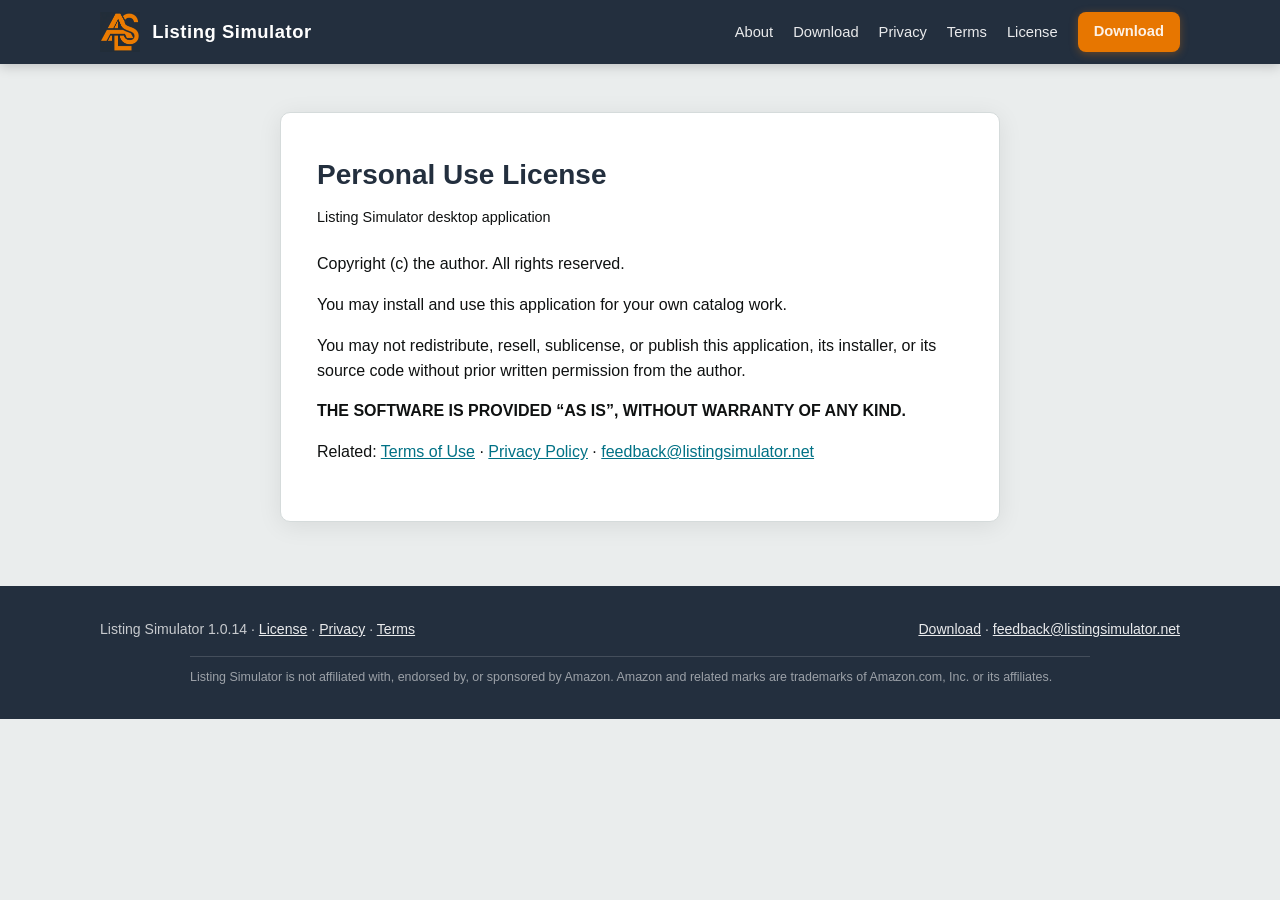
<file: license.html>
<!DOCTYPE html>
<html lang="en">
<head>
  <meta charset="utf-8">
  <meta name="viewport" content="width=device-width, initial-scale=1">
  <title>License — Listing Simulator</title>
  <meta name="description" content="Personal Use License for the Listing Simulator desktop application.">
  <link rel="canonical" href="https://listingsimulator.net/license.html">
  <link rel="icon" href="assets/logo.png" type="image/png">
  <link rel="stylesheet" href="css/style.css">
</head>
<body>

<header class="site-header">
  <div class="container header-inner">
    <a class="brand" href="/">
      <img src="assets/logo.png" alt="Listing Simulator logo" width="40" height="40">
      <span>Listing Simulator</span>
    </a>
    <button type="button" class="nav-toggle" id="navToggle" aria-label="Open menu">Menu</button>
    <nav class="site-nav" id="siteNav" aria-label="Main">
      <ul>
        <li><a href="/#about">About</a></li>
        <li><a href="/#download">Download</a></li>
        <li><a href="/privacy.html">Privacy</a></li>
        <li><a href="/terms.html">Terms</a></li>
        <li><a href="/license.html" aria-current="page">License</a></li>
        <li><a class="btn btn-primary btn-sm" id="navDownload" href="https://github.com/sdfghjmxzx/listing-simulator-website/releases/latest/download/Listing-Simulator-Setup-1.0.14.exe">Download</a></li>
      </ul>
    </nav>
  </div>
</header>

<main id="top" class="legal-page">
  <div class="container legal-prose">
    <h1>Personal Use License</h1>
    <p class="legal-updated">Listing Simulator desktop application</p>

    <p>Copyright (c) the author. All rights reserved.</p>

    <p>You may install and use this application for your own catalog work.</p>

    <p>
      You may not redistribute, resell, sublicense, or publish this application,
      its installer, or its source code without prior written permission from the author.
    </p>

    <p><strong>THE SOFTWARE IS PROVIDED “AS IS”, WITHOUT WARRANTY OF ANY KIND.</strong></p>

    <p>
      Related: <a href="/terms.html">Terms of Use</a> ·
      <a href="/privacy.html">Privacy Policy</a> ·
      <a href="mailto:feedback@listingsimulator.net">feedback@listingsimulator.net</a>
    </p>
  </div>
</main>

<footer class="site-footer">
  <div class="container footer-inner">
    <div>
      <span id="footerVersion">Listing Simulator</span>
      · <a href="/license.html">License</a>
      · <a href="/privacy.html">Privacy</a>
      · <a href="/terms.html">Terms</a>
    </div>
    <div>
      <a id="footerDownload" href="https://github.com/sdfghjmxzx/listing-simulator-website/releases/latest/download/Listing-Simulator-Setup-1.0.14.exe">Download</a>
      · <a id="feedbackMail" href="mailto:feedback@listingsimulator.net">feedback@listingsimulator.net</a>
    </div>
  </div>
  <div class="container footer-disclaimer">
    Listing Simulator is not affiliated with, endorsed by, or sponsored by Amazon. Amazon and related marks are trademarks of Amazon.com, Inc. or its affiliates.
  </div>
</footer>

<script src="js/site-config.js"></script>
<script src="js/main.js"></script>
</body>
</html>
</file>
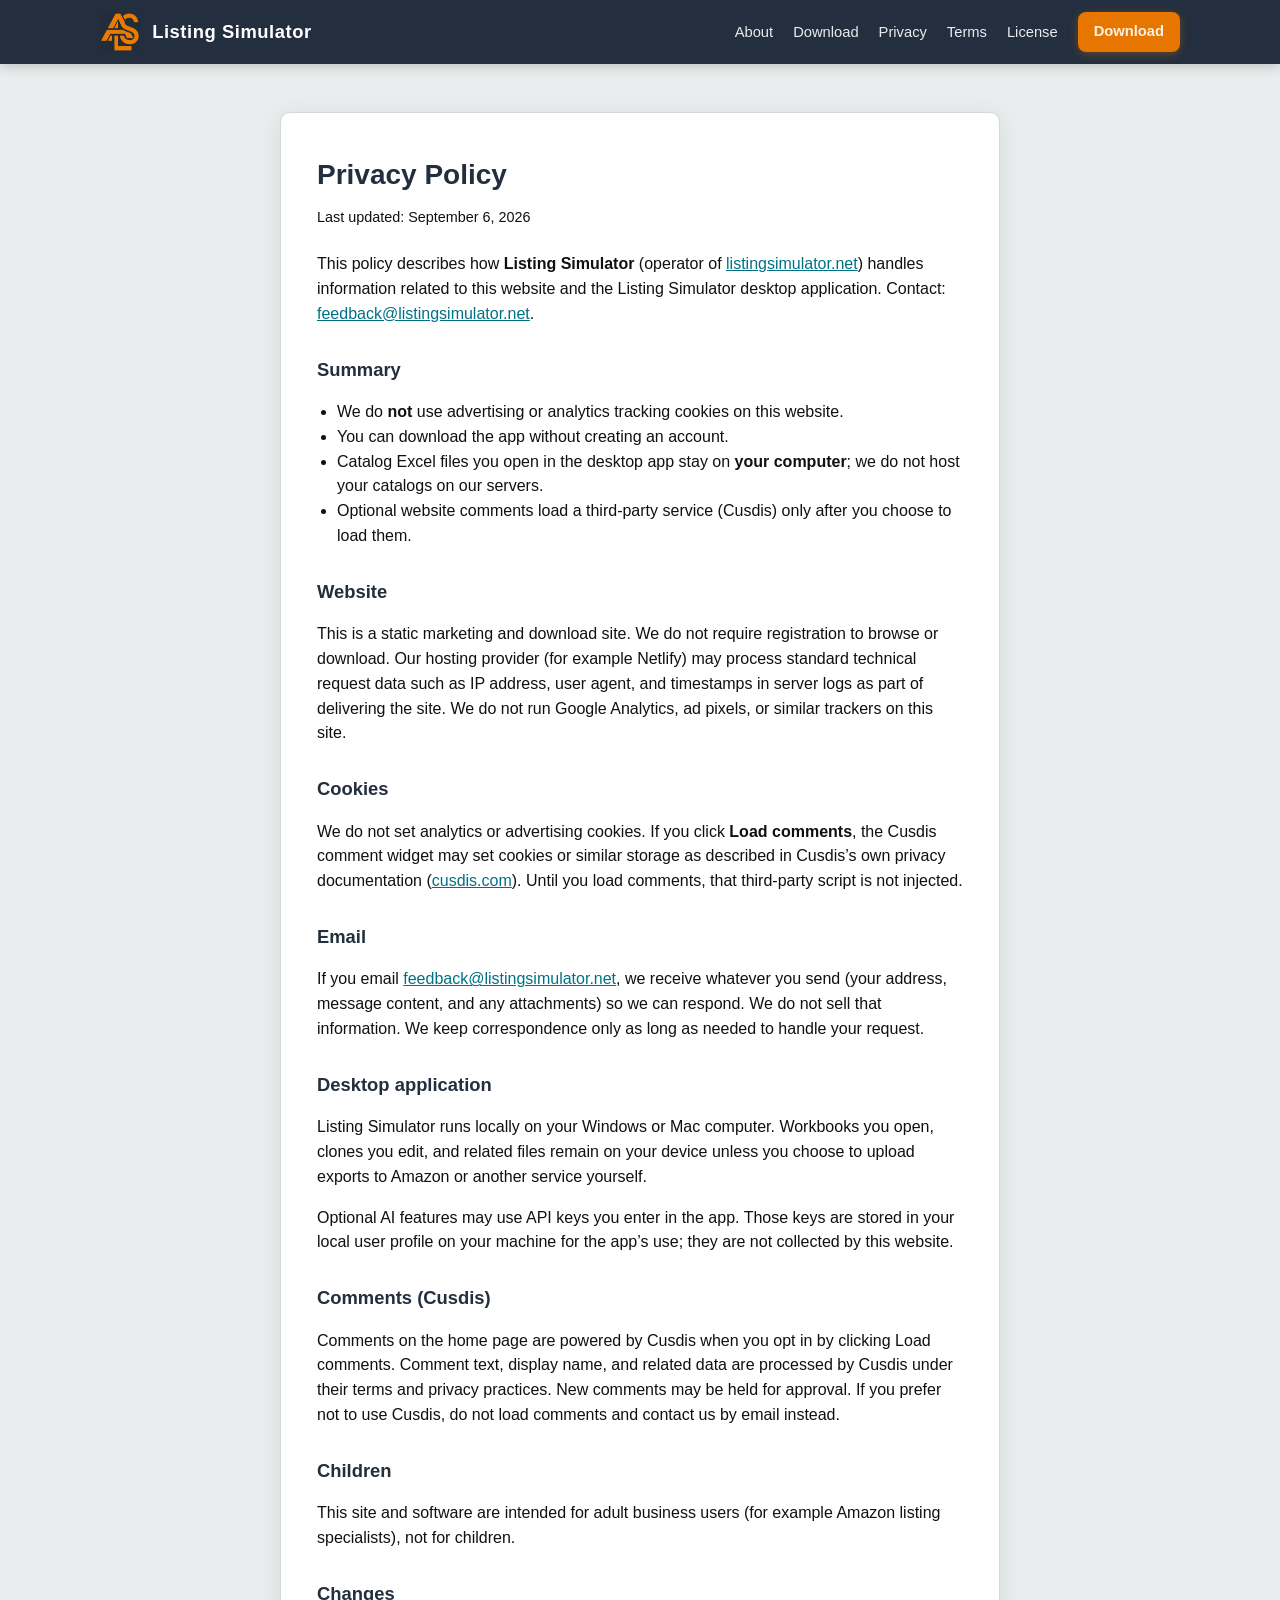
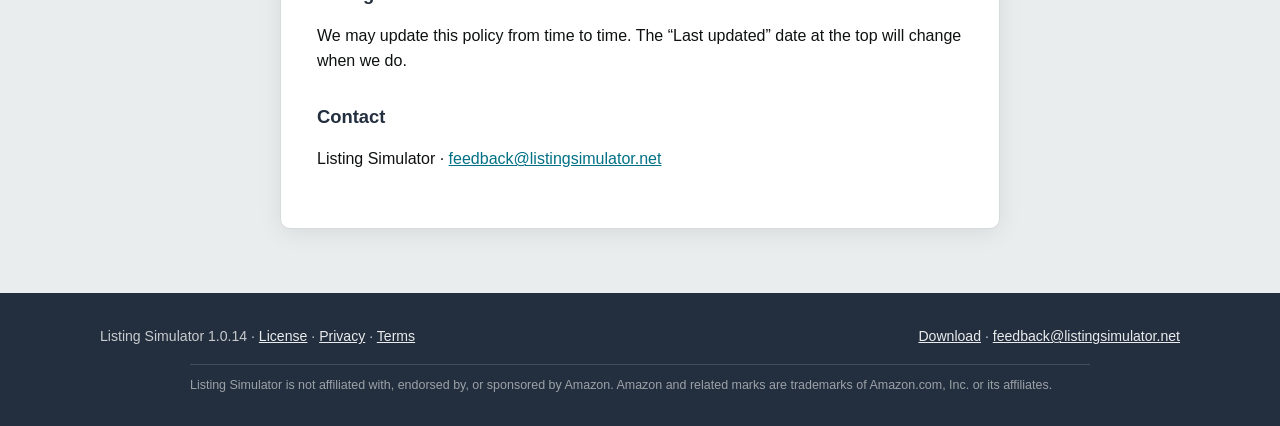
<file: privacy.html>
<!DOCTYPE html>
<html lang="en">
<head>
  <meta charset="utf-8">
  <meta name="viewport" content="width=device-width, initial-scale=1">
  <title>Privacy Policy — Listing Simulator</title>
  <meta name="description" content="Privacy Policy for listingsimulator.net and the Listing Simulator desktop app. We do not use analytics cookies on this site.">
  <link rel="canonical" href="https://listingsimulator.net/privacy.html">
  <link rel="icon" href="assets/logo.png" type="image/png">
  <link rel="stylesheet" href="css/style.css">
</head>
<body>

<header class="site-header">
  <div class="container header-inner">
    <a class="brand" href="/">
      <img src="assets/logo.png" alt="Listing Simulator logo" width="40" height="40">
      <span>Listing Simulator</span>
    </a>
    <button type="button" class="nav-toggle" id="navToggle" aria-label="Open menu">Menu</button>
    <nav class="site-nav" id="siteNav" aria-label="Main">
      <ul>
        <li><a href="/#about">About</a></li>
        <li><a href="/#download">Download</a></li>
        <li><a href="/privacy.html" aria-current="page">Privacy</a></li>
        <li><a href="/terms.html">Terms</a></li>
        <li><a href="/license.html">License</a></li>
        <li><a class="btn btn-primary btn-sm" id="navDownload" href="https://github.com/sdfghjmxzx/listing-simulator-website/releases/latest/download/Listing-Simulator-Setup-1.0.14.exe">Download</a></li>
      </ul>
    </nav>
  </div>
</header>

<main id="top" class="legal-page">
  <div class="container legal-prose">
    <h1>Privacy Policy</h1>
    <p class="legal-updated">Last updated: September 6, 2026</p>
    <p>
      This policy describes how <strong>Listing Simulator</strong> (operator of
      <a href="https://listingsimulator.net">listingsimulator.net</a>) handles information related to this website
      and the Listing Simulator desktop application. Contact:
      <a href="mailto:feedback@listingsimulator.net">feedback@listingsimulator.net</a>.
    </p>

    <h2>Summary</h2>
    <ul>
      <li>We do <strong>not</strong> use advertising or analytics tracking cookies on this website.</li>
      <li>You can download the app without creating an account.</li>
      <li>Catalog Excel files you open in the desktop app stay on <strong>your computer</strong>; we do not host your catalogs on our servers.</li>
      <li>Optional website comments load a third-party service (Cusdis) only after you choose to load them.</li>
    </ul>

    <h2>Website</h2>
    <p>
      This is a static marketing and download site. We do not require registration to browse or download.
      Our hosting provider (for example Netlify) may process standard technical request data such as IP address,
      user agent, and timestamps in server logs as part of delivering the site. We do not run Google Analytics,
      ad pixels, or similar trackers on this site.
    </p>

    <h2>Cookies</h2>
    <p>
      We do not set analytics or advertising cookies. If you click <strong>Load comments</strong>, the Cusdis
      comment widget may set cookies or similar storage as described in Cusdis’s own privacy documentation
      (<a href="https://cusdis.com" rel="noopener noreferrer" target="_blank">cusdis.com</a>).
      Until you load comments, that third-party script is not injected.
    </p>

    <h2>Email</h2>
    <p>
      If you email <a href="mailto:feedback@listingsimulator.net">feedback@listingsimulator.net</a>, we receive
      whatever you send (your address, message content, and any attachments) so we can respond. We do not sell
      that information. We keep correspondence only as long as needed to handle your request.
    </p>

    <h2>Desktop application</h2>
    <p>
      Listing Simulator runs locally on your Windows or Mac computer. Workbooks you open, clones you edit, and
      related files remain on your device unless you choose to upload exports to Amazon or another service yourself.
    </p>
    <p>
      Optional AI features may use API keys you enter in the app. Those keys are stored in your local user profile
      on your machine for the app’s use; they are not collected by this website.
    </p>

    <h2>Comments (Cusdis)</h2>
    <p>
      Comments on the home page are powered by Cusdis when you opt in by clicking Load comments. Comment text,
      display name, and related data are processed by Cusdis under their terms and privacy practices. New comments
      may be held for approval. If you prefer not to use Cusdis, do not load comments and contact us by email instead.
    </p>

    <h2>Children</h2>
    <p>This site and software are intended for adult business users (for example Amazon listing specialists), not for children.</p>

    <h2>Changes</h2>
    <p>We may update this policy from time to time. The “Last updated” date at the top will change when we do.</p>

    <h2>Contact</h2>
    <p>
      Listing Simulator ·
      <a href="mailto:feedback@listingsimulator.net">feedback@listingsimulator.net</a>
    </p>
  </div>
</main>

<footer class="site-footer">
  <div class="container footer-inner">
    <div>
      <span id="footerVersion">Listing Simulator</span>
      · <a href="/license.html">License</a>
      · <a href="/privacy.html">Privacy</a>
      · <a href="/terms.html">Terms</a>
    </div>
    <div>
      <a id="footerDownload" href="https://github.com/sdfghjmxzx/listing-simulator-website/releases/latest/download/Listing-Simulator-Setup-1.0.14.exe">Download</a>
      · <a id="feedbackMail" href="mailto:feedback@listingsimulator.net">feedback@listingsimulator.net</a>
    </div>
  </div>
  <div class="container footer-disclaimer">
    Listing Simulator is not affiliated with, endorsed by, or sponsored by Amazon. Amazon and related marks are trademarks of Amazon.com, Inc. or its affiliates.
  </div>
</footer>

<script src="js/site-config.js"></script>
<script src="js/main.js"></script>
</body>
</html>
</file>
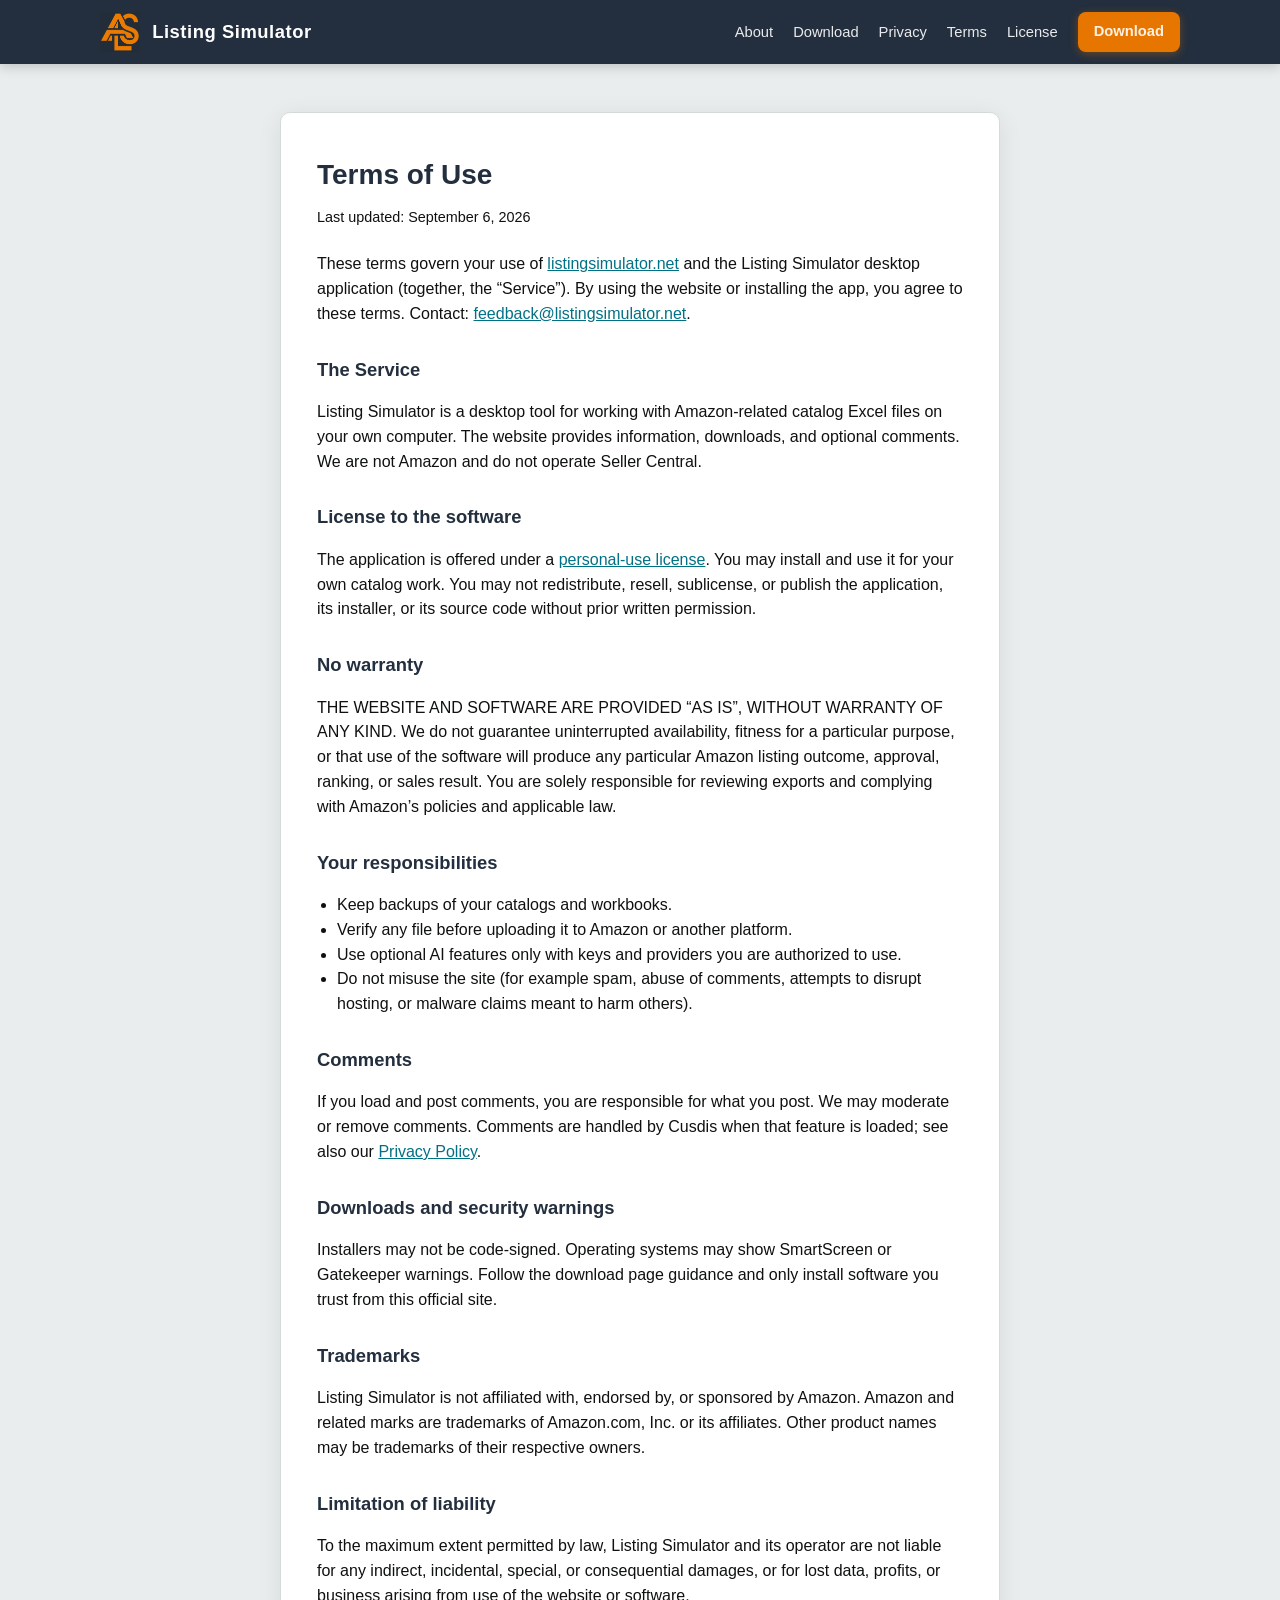
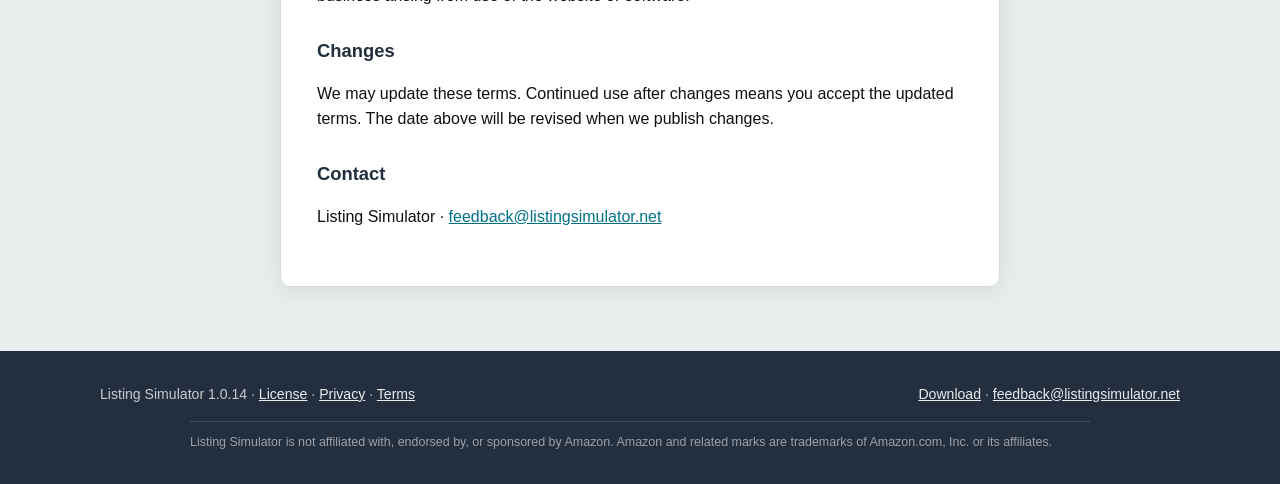
<file: terms.html>
<!DOCTYPE html>
<html lang="en">
<head>
  <meta charset="utf-8">
  <meta name="viewport" content="width=device-width, initial-scale=1">
  <title>Terms of Use — Listing Simulator</title>
  <meta name="description" content="Terms of Use for listingsimulator.net and the Listing Simulator desktop application.">
  <link rel="canonical" href="https://listingsimulator.net/terms.html">
  <link rel="icon" href="assets/logo.png" type="image/png">
  <link rel="stylesheet" href="css/style.css">
</head>
<body>

<header class="site-header">
  <div class="container header-inner">
    <a class="brand" href="/">
      <img src="assets/logo.png" alt="Listing Simulator logo" width="40" height="40">
      <span>Listing Simulator</span>
    </a>
    <button type="button" class="nav-toggle" id="navToggle" aria-label="Open menu">Menu</button>
    <nav class="site-nav" id="siteNav" aria-label="Main">
      <ul>
        <li><a href="/#about">About</a></li>
        <li><a href="/#download">Download</a></li>
        <li><a href="/privacy.html">Privacy</a></li>
        <li><a href="/terms.html" aria-current="page">Terms</a></li>
        <li><a href="/license.html">License</a></li>
        <li><a class="btn btn-primary btn-sm" id="navDownload" href="https://github.com/sdfghjmxzx/listing-simulator-website/releases/latest/download/Listing-Simulator-Setup-1.0.14.exe">Download</a></li>
      </ul>
    </nav>
  </div>
</header>

<main id="top" class="legal-page">
  <div class="container legal-prose">
    <h1>Terms of Use</h1>
    <p class="legal-updated">Last updated: September 6, 2026</p>
    <p>
      These terms govern your use of <a href="https://listingsimulator.net">listingsimulator.net</a> and the
      Listing Simulator desktop application (together, the “Service”). By using the website or installing the app,
      you agree to these terms. Contact:
      <a href="mailto:feedback@listingsimulator.net">feedback@listingsimulator.net</a>.
    </p>

    <h2>The Service</h2>
    <p>
      Listing Simulator is a desktop tool for working with Amazon-related catalog Excel files on your own computer.
      The website provides information, downloads, and optional comments. We are not Amazon and do not operate Seller Central.
    </p>

    <h2>License to the software</h2>
    <p>
      The application is offered under a <a href="/license.html">personal-use license</a>. You may install and use it
      for your own catalog work. You may not redistribute, resell, sublicense, or publish the application, its installer,
      or its source code without prior written permission.
    </p>

    <h2>No warranty</h2>
    <p>
      THE WEBSITE AND SOFTWARE ARE PROVIDED “AS IS”, WITHOUT WARRANTY OF ANY KIND. We do not guarantee uninterrupted
      availability, fitness for a particular purpose, or that use of the software will produce any particular Amazon
      listing outcome, approval, ranking, or sales result. You are solely responsible for reviewing exports and complying
      with Amazon’s policies and applicable law.
    </p>

    <h2>Your responsibilities</h2>
    <ul>
      <li>Keep backups of your catalogs and workbooks.</li>
      <li>Verify any file before uploading it to Amazon or another platform.</li>
      <li>Use optional AI features only with keys and providers you are authorized to use.</li>
      <li>Do not misuse the site (for example spam, abuse of comments, attempts to disrupt hosting, or malware claims meant to harm others).</li>
    </ul>

    <h2>Comments</h2>
    <p>
      If you load and post comments, you are responsible for what you post. We may moderate or remove comments.
      Comments are handled by Cusdis when that feature is loaded; see also our <a href="/privacy.html">Privacy Policy</a>.
    </p>

    <h2>Downloads and security warnings</h2>
    <p>
      Installers may not be code-signed. Operating systems may show SmartScreen or Gatekeeper warnings. Follow the
      download page guidance and only install software you trust from this official site.
    </p>

    <h2>Trademarks</h2>
    <p>
      Listing Simulator is not affiliated with, endorsed by, or sponsored by Amazon. Amazon and related marks are
      trademarks of Amazon.com, Inc. or its affiliates. Other product names may be trademarks of their respective owners.
    </p>

    <h2>Limitation of liability</h2>
    <p>
      To the maximum extent permitted by law, Listing Simulator and its operator are not liable for any indirect,
      incidental, special, or consequential damages, or for lost data, profits, or business arising from use of the
      website or software.
    </p>

    <h2>Changes</h2>
    <p>We may update these terms. Continued use after changes means you accept the updated terms. The date above will be revised when we publish changes.</p>

    <h2>Contact</h2>
    <p>
      Listing Simulator ·
      <a href="mailto:feedback@listingsimulator.net">feedback@listingsimulator.net</a>
    </p>
  </div>
</main>

<footer class="site-footer">
  <div class="container footer-inner">
    <div>
      <span id="footerVersion">Listing Simulator</span>
      · <a href="/license.html">License</a>
      · <a href="/privacy.html">Privacy</a>
      · <a href="/terms.html">Terms</a>
    </div>
    <div>
      <a id="footerDownload" href="https://github.com/sdfghjmxzx/listing-simulator-website/releases/latest/download/Listing-Simulator-Setup-1.0.14.exe">Download</a>
      · <a id="feedbackMail" href="mailto:feedback@listingsimulator.net">feedback@listingsimulator.net</a>
    </div>
  </div>
  <div class="container footer-disclaimer">
    Listing Simulator is not affiliated with, endorsed by, or sponsored by Amazon. Amazon and related marks are trademarks of Amazon.com, Inc. or its affiliates.
  </div>
</footer>

<script src="js/site-config.js"></script>
<script src="js/main.js"></script>
</body>
</html>
</file>
<file: css/style.css>
*, *::before, *::after { box-sizing: border-box; }

:root {
  --navy: #232f3e;
  --orange: #e77600;
  --orange-dark: #c75100;
  --teal: #007185;
  --bg: #eaeded;
  --text: #0f1111;
  --muted: #565959;
  --white: #fff;
  --radius: 10px;
  --shadow: 0 4px 24px rgba(15, 17, 17, 0.08);
  --max: 1080px;
}

html { scroll-behavior: smooth; }

body {
  margin: 0;
  font-family: Arial, "Segoe UI", "Amazon Ember", sans-serif;
  font-size: 16px;
  line-height: 1.6;
  color: var(--text);
  background: var(--bg);
}

img { max-width: 100%; height: auto; display: block; }

a { color: var(--teal); }
a:hover { color: var(--orange); }

.container {
  width: min(var(--max), calc(100% - 40px));
  margin: 0 auto;
}

/* Header */
.site-header {
  background: var(--navy);
  color: var(--white);
  position: sticky;
  top: 0;
  z-index: 100;
  box-shadow: 0 2px 12px rgba(0, 0, 0, 0.2);
}

.header-inner {
  display: flex;
  align-items: center;
  justify-content: space-between;
  gap: 16px;
  padding: 12px 0;
}

.brand {
  display: flex;
  align-items: center;
  gap: 12px;
  text-decoration: none;
  color: var(--white);
}

.brand img {
  height: 40px;
  width: auto;
}

.brand span {
  font-size: 1.15rem;
  font-weight: 700;
  letter-spacing: 0.03em;
}

.header-stats {
  display: flex;
  flex-direction: column;
  align-items: flex-end;
  gap: 2px;
  margin-left: auto;
  margin-right: 8px;
  font-size: 0.72rem;
  line-height: 1.25;
  color: rgba(255, 255, 255, 0.78);
  white-space: nowrap;
}

.header-stats .stat-lbl {
  opacity: 0.75;
  margin-right: 4px;
}

.header-stats strong {
  color: #fff;
  font-weight: 700;
  font-variant-numeric: tabular-nums;
}

.nav-toggle {
  display: none;
  background: transparent;
  border: 1px solid rgba(255, 255, 255, 0.35);
  color: var(--white);
  padding: 6px 12px;
  border-radius: 6px;
  cursor: pointer;
  font-size: 1rem;
}

.site-nav ul {
  list-style: none;
  margin: 0;
  padding: 0;
  display: flex;
  gap: 8px 20px;
  flex-wrap: wrap;
  align-items: center;
}

.site-nav a {
  color: rgba(255, 255, 255, 0.9);
  text-decoration: none;
  font-size: 0.92rem;
}

.site-nav a:hover { color: var(--white); text-decoration: underline; }

.btn {
  display: inline-flex;
  align-items: center;
  justify-content: center;
  gap: 8px;
  padding: 12px 24px;
  border-radius: 8px;
  font-weight: 700;
  font-size: 1rem;
  text-decoration: none;
  border: none;
  cursor: pointer;
  transition: background 0.15s, transform 0.1s;
}

.btn:active { transform: translateY(1px); }

.btn-primary {
  background: var(--orange);
  color: var(--white);
  box-shadow: 0 2px 8px rgba(231, 118, 0, 0.35);
}

.btn-primary:hover {
  background: var(--orange-dark);
  color: var(--white);
}

.btn-secondary {
  background: var(--white);
  color: var(--navy);
  border: 1px solid #888c8c;
}

.btn-secondary:hover { background: #f7fafa; color: var(--navy); }

.btn-sm { padding: 8px 16px; font-size: 0.9rem; }

/* Hero */
.hero {
  background: linear-gradient(160deg, var(--navy) 0%, #37475a 100%);
  color: var(--white);
  padding: 56px 0 64px;
}

.hero-grid {
  display: grid;
  grid-template-columns: minmax(260px, 0.75fr) minmax(380px, 1.55fr);
  gap: 28px;
  align-items: center;
}

.hero h1 {
  margin: 0 0 10px;
  font-size: clamp(1.75rem, 4vw, 2.5rem);
  line-height: 1.2;
}

.hero-tagline {
  margin: 0 0 18px;
  font-size: clamp(1.05rem, 2.2vw, 1.35rem);
  font-weight: 600;
  opacity: 0.95;
  letter-spacing: 0.01em;
}

.hero-lead {
  font-size: 1.05rem;
  opacity: 0.92;
  margin: 0 0 28px;
  max-width: 42em;
  line-height: 1.55;
}

.hero-actions {
  display: flex;
  flex-wrap: wrap;
  gap: 12px;
  align-items: center;
  margin-bottom: 16px;
}

.hero-meta {
  font-size: 0.85rem;
  opacity: 0.75;
}

.hero-visual {
  background: rgba(255, 255, 255, 0.06);
  border: 1px solid rgba(255, 255, 255, 0.12);
  border-radius: var(--radius);
  padding: 6px;
  box-shadow: var(--shadow);
  min-width: 0;
}

.hero-visual img {
  border-radius: 6px;
  width: 100%;
  height: auto;
  display: block;
  min-height: 280px;
  object-fit: cover;
  object-position: top left;
}

/* Sections */
section {
  padding: 64px 0;
}

section:nth-of-type(even) {
  background: var(--white);
}

.section-head {
  text-align: center;
  max-width: 640px;
  margin: 0 auto 40px;
}

.section-head h2 {
  margin: 0 0 12px;
  font-size: 1.75rem;
  color: var(--navy);
}

.section-head p {
  margin: 0;
  color: var(--muted);
}

/* Features */
.feature-grid {
  display: grid;
  grid-template-columns: repeat(auto-fit, minmax(240px, 1fr));
  gap: 24px;
}

.feature-card {
  background: var(--bg);
  border-radius: var(--radius);
  padding: 24px;
  border: 1px solid #d5dbdb;
}

section:nth-of-type(even) .feature-card {
  background: var(--bg);
}

.feature-card h3 {
  margin: 0 0 8px;
  font-size: 1.05rem;
  color: var(--navy);
}

.feature-card p {
  margin: 0;
  font-size: 0.95rem;
  color: var(--muted);
}

.feature-card-highlight {
  border-color: #c8d0d0;
  box-shadow: inset 0 0 0 1px rgba(231, 118, 0, 0.12);
}

.feature-soft {
  margin: 28px 0 0;
  font-size: 0.9rem;
  color: var(--muted);
  text-align: center;
}

/* Steps */
.steps {
  display: grid;
  grid-template-columns: repeat(auto-fit, minmax(200px, 1fr));
  gap: 20px;
  counter-reset: step;
}

.step {
  background: var(--white);
  border: 1px solid #d5dbdb;
  border-radius: var(--radius);
  padding: 20px;
  position: relative;
}

section:nth-of-type(even) .step {
  background: var(--bg);
}

.step-num {
  display: inline-flex;
  align-items: center;
  justify-content: center;
  width: 28px;
  height: 28px;
  background: var(--orange);
  color: var(--white);
  border-radius: 50%;
  font-weight: 700;
  font-size: 0.85rem;
  margin-bottom: 10px;
}

.step h3 {
  margin: 0 0 6px;
  font-size: 1rem;
}

.step p {
  margin: 0;
  font-size: 0.9rem;
  color: var(--muted);
}

/* Gallery albums (cover cards) */
.gallery {
  display: grid;
  grid-template-columns: repeat(auto-fit, minmax(280px, 1fr));
  gap: 24px;
}

.gallery-item {
  border-radius: var(--radius);
  overflow: hidden;
  background: var(--white);
  border: 1px solid #d5dbdb;
  box-shadow: var(--shadow);
  text-align: left;
  padding: 0;
  font: inherit;
  color: inherit;
  cursor: pointer;
  display: block;
  width: 100%;
  position: relative;
  transition: transform 0.15s, box-shadow 0.15s;
}

button.gallery-item:hover {
  transform: translateY(-2px);
  box-shadow: 0 8px 28px rgba(15, 17, 17, 0.14);
  border-color: var(--orange);
}

.gallery-item img {
  width: 100%;
  aspect-ratio: 16 / 10;
  object-fit: cover;
  background: var(--bg);
}

.gallery-badge {
  position: absolute;
  top: 12px;
  right: 12px;
  background: rgba(35, 47, 62, 0.88);
  color: #fff;
  font-size: 0.75rem;
  font-weight: 700;
  padding: 4px 10px;
  border-radius: 999px;
}

.gallery-item figcaption,
.gallery-caption {
  display: block;
  padding: 14px 16px;
  font-size: 0.9rem;
  color: var(--muted);
}

.gallery-item strong {
  display: block;
  color: var(--text);
  margin-bottom: 4px;
  font-size: 1rem;
}

/* Lightbox — one continuous gallery */
body.lightbox-open {
  overflow: hidden;
}

.lightbox {
  position: fixed;
  inset: 0;
  z-index: 1000;
  display: flex;
  align-items: center;
  justify-content: center;
  padding: 24px;
}

.lightbox[hidden] {
  display: none;
}

.lightbox-backdrop {
  position: absolute;
  inset: 0;
  border: 0;
  background: rgba(15, 17, 17, 0.82);
  cursor: pointer;
  padding: 0;
}

.lightbox-panel {
  position: relative;
  z-index: 1;
  width: min(960px, 100%);
  display: grid;
  grid-template-columns: auto 1fr auto;
  align-items: center;
  gap: 8px;
}

.lightbox-figure {
  margin: 0;
  background: #0f1111;
  border-radius: var(--radius);
  overflow: hidden;
  box-shadow: 0 12px 48px rgba(0, 0, 0, 0.45);
}

.lightbox-figure img {
  width: 100%;
  max-height: min(70vh, 640px);
  object-fit: contain;
  background: #1a1a1a;
  display: block;
}

.lightbox-figure figcaption {
  padding: 14px 18px;
  background: var(--navy);
  color: rgba(255, 255, 255, 0.9);
  display: flex;
  flex-wrap: wrap;
  gap: 6px 16px;
  align-items: baseline;
  font-size: 0.9rem;
}

.lightbox-album {
  font-weight: 700;
  color: #fff;
}

.lightbox-caption {
  flex: 1;
  opacity: 0.9;
}

.lightbox-count {
  font-size: 0.8rem;
  opacity: 0.65;
  margin-left: auto;
}

.lightbox-close {
  position: absolute;
  top: -8px;
  right: 40px;
  z-index: 2;
  width: 40px;
  height: 40px;
  border: 0;
  border-radius: 50%;
  background: rgba(255, 255, 255, 0.15);
  color: #fff;
  font-size: 1.5rem;
  line-height: 1;
  cursor: pointer;
}

.lightbox-close:hover {
  background: rgba(255, 255, 255, 0.28);
}

.lightbox-nav {
  width: 44px;
  height: 44px;
  border: 0;
  border-radius: 50%;
  background: rgba(255, 255, 255, 0.12);
  color: #fff;
  font-size: 1.25rem;
  cursor: pointer;
  flex-shrink: 0;
}

.lightbox-nav:hover {
  background: var(--orange);
}

@media (max-width: 700px) {
  .lightbox-panel {
    grid-template-columns: 1fr;
    grid-template-rows: auto auto auto;
  }

  .lightbox-nav {
    justify-self: center;
  }

  .lightbox-prev { order: 2; }
  .lightbox-figure { order: 1; }
  .lightbox-next { order: 3; }

  .lightbox-close {
    right: 8px;
    top: 8px;
  }
}

/* Video */
.video-wrap {
  max-width: 800px;
  margin: 0 auto;
  border-radius: var(--radius);
  overflow: hidden;
  box-shadow: var(--shadow);
  background: var(--navy);
  aspect-ratio: 16 / 9;
}

.video-wrap iframe {
  width: 100%;
  height: 100%;
  border: 0;
  display: block;
}

.video-placeholder {
  display: flex;
  align-items: center;
  justify-content: center;
  height: 100%;
  min-height: 280px;
  color: rgba(255, 255, 255, 0.7);
  text-align: center;
  padding: 24px;
  font-size: 0.95rem;
}

/* Download box */
.download-box {
  max-width: 560px;
  margin: 0 auto;
  text-align: center;
  background: var(--white);
  border: 1px solid #d5dbdb;
  border-radius: var(--radius);
  padding: 40px 32px;
  box-shadow: var(--shadow);
}

section#download { background: var(--bg); }

.download-box .btn-primary {
  font-size: 1.15rem;
  padding: 16px 32px;
}

.download-actions {
  display: flex;
  flex-wrap: wrap;
  gap: 12px;
  justify-content: center;
  margin-bottom: 16px;
}

.download-actions .btn {
  margin-bottom: 0;
}

#downloadVersionMac {
  margin-top: 4px;
  color: var(--muted, #565959);
  font-size: 0.95rem;
}

.download-reqs {
  text-align: left;
  margin-top: 24px;
  padding-top: 20px;
  border-top: 1px solid #d5dbdb;
  font-size: 0.9rem;
  color: var(--muted);
}

.download-reqs ul {
  margin: 8px 0 0;
  padding-left: 20px;
}

.note-smartscreen {
  margin-top: 16px;
  padding: 12px 14px;
  background: #fff8e1;
  border: 1px solid #e6c200;
  border-radius: 6px;
  font-size: 0.85rem;
  color: #565959;
  text-align: left;
}

/* Comments */
#comments { background: var(--white); }

.comments-wrap {
  max-width: 720px;
  margin: 0 auto;
  min-height: 120px;
}

.comments-placeholder {
  text-align: center;
  color: var(--muted);
  padding: 32px;
  background: var(--bg);
  border-radius: var(--radius);
  border: 1px dashed #888c8c;
}

.comments-gate {
  text-align: center;
  color: var(--muted);
  padding: 28px 20px;
  background: var(--bg);
  border-radius: var(--radius);
  border: 1px dashed #888c8c;
  max-width: 480px;
  margin: 0 auto;
}

.comments-gate p {
  margin: 0 0 16px;
  font-size: 0.95rem;
  line-height: 1.45;
}

/* Legal pages */
.legal-page {
  padding: 48px 0 64px;
  background: var(--bg);
}

.legal-prose {
  max-width: 720px;
  background: var(--white);
  border: 1px solid #d5dbdb;
  border-radius: var(--radius);
  padding: 40px 36px;
  box-shadow: var(--shadow);
}

.legal-prose h1 {
  margin: 0 0 8px;
  font-size: 1.75rem;
  color: var(--navy);
}

.legal-updated {
  color: var(--muted);
  font-size: 0.9rem;
  margin: 0 0 24px;
}

.legal-prose h2 {
  margin: 28px 0 10px;
  font-size: 1.15rem;
  color: var(--navy);
}

.legal-prose p,
.legal-prose li {
  line-height: 1.55;
  color: #0f1111;
}

.legal-prose ul {
  padding-left: 1.25rem;
}

.legal-prose a {
  color: #007185;
}

.footer-disclaimer {
  margin-top: 16px;
  padding-top: 12px;
  border-top: 1px solid rgba(255, 255, 255, 0.15);
  font-size: 0.78rem;
  line-height: 1.4;
  color: rgba(255, 255, 255, 0.55);
  max-width: 900px;
}

/* Footer */
.site-footer {
  background: var(--navy);
  color: rgba(255, 255, 255, 0.75);
  padding: 32px 0;
  font-size: 0.88rem;
}

.footer-inner {
  display: flex;
  flex-wrap: wrap;
  justify-content: space-between;
  gap: 16px;
  align-items: center;
}

.site-footer a { color: rgba(255, 255, 255, 0.9); }

/* Mobile nav */
@media (max-width: 768px) {
  .header-stats {
    font-size: 0.65rem;
    margin-right: 4px;
  }

  .nav-toggle { display: block; }

  .site-nav {
    display: none;
    position: absolute;
    top: 100%;
    left: 0;
    right: 0;
    background: var(--navy);
    padding: 16px 20px;
    border-top: 1px solid rgba(255, 255, 255, 0.1);
  }

  .site-nav.open { display: block; }

  .site-nav ul {
    flex-direction: column;
    align-items: flex-start;
  }

  .hero-grid {
    grid-template-columns: 1fr;
  }

  .hero-visual { order: -1; }
}

/* 404 */
.error-page {
  min-height: calc(100vh - 160px);
  display: flex;
  align-items: center;
  padding: 48px 0 64px;
}

.error-page-inner {
  text-align: center;
  max-width: 520px;
}

.error-code {
  font-size: 4rem;
  font-weight: 700;
  color: var(--orange);
  margin: 0 0 8px;
  line-height: 1;
}

.error-page h1 {
  margin: 0 0 12px;
  font-size: 1.75rem;
}

.error-lead {
  color: var(--muted);
  margin: 0 0 24px;
}

.error-actions {
  display: flex;
  flex-wrap: wrap;
  gap: 12px;
  justify-content: center;
  margin-bottom: 16px;
}

.error-hint {
  font-size: 0.9rem;
  color: var(--muted);
  margin: 0;
}

/* Product-fit SEO phrases — present in HTML, not shown in the UI */
.seo-phrase-bank {
  position: absolute;
  width: 1px;
  height: 1px;
  padding: 0;
  margin: -1px;
  overflow: hidden;
  clip: rect(0, 0, 0, 0);
  white-space: nowrap;
  border: 0;
}
</file>
